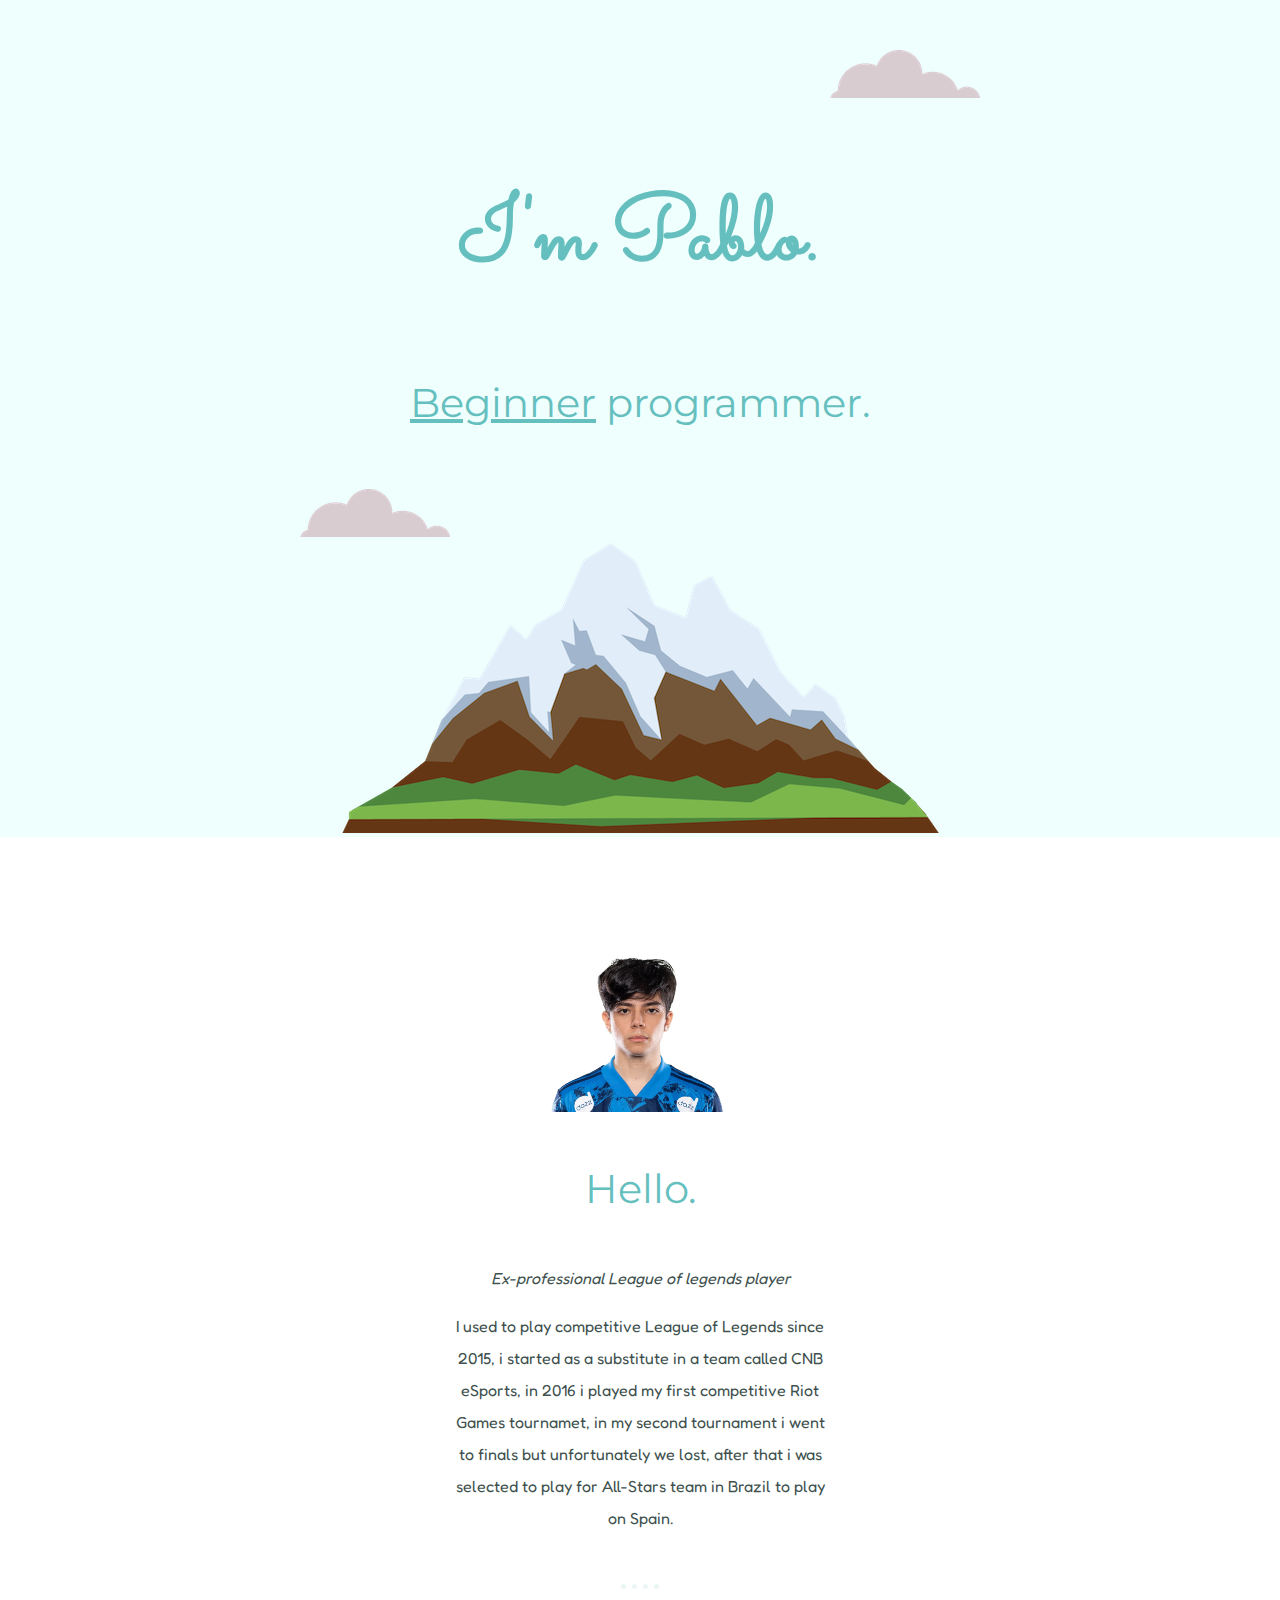
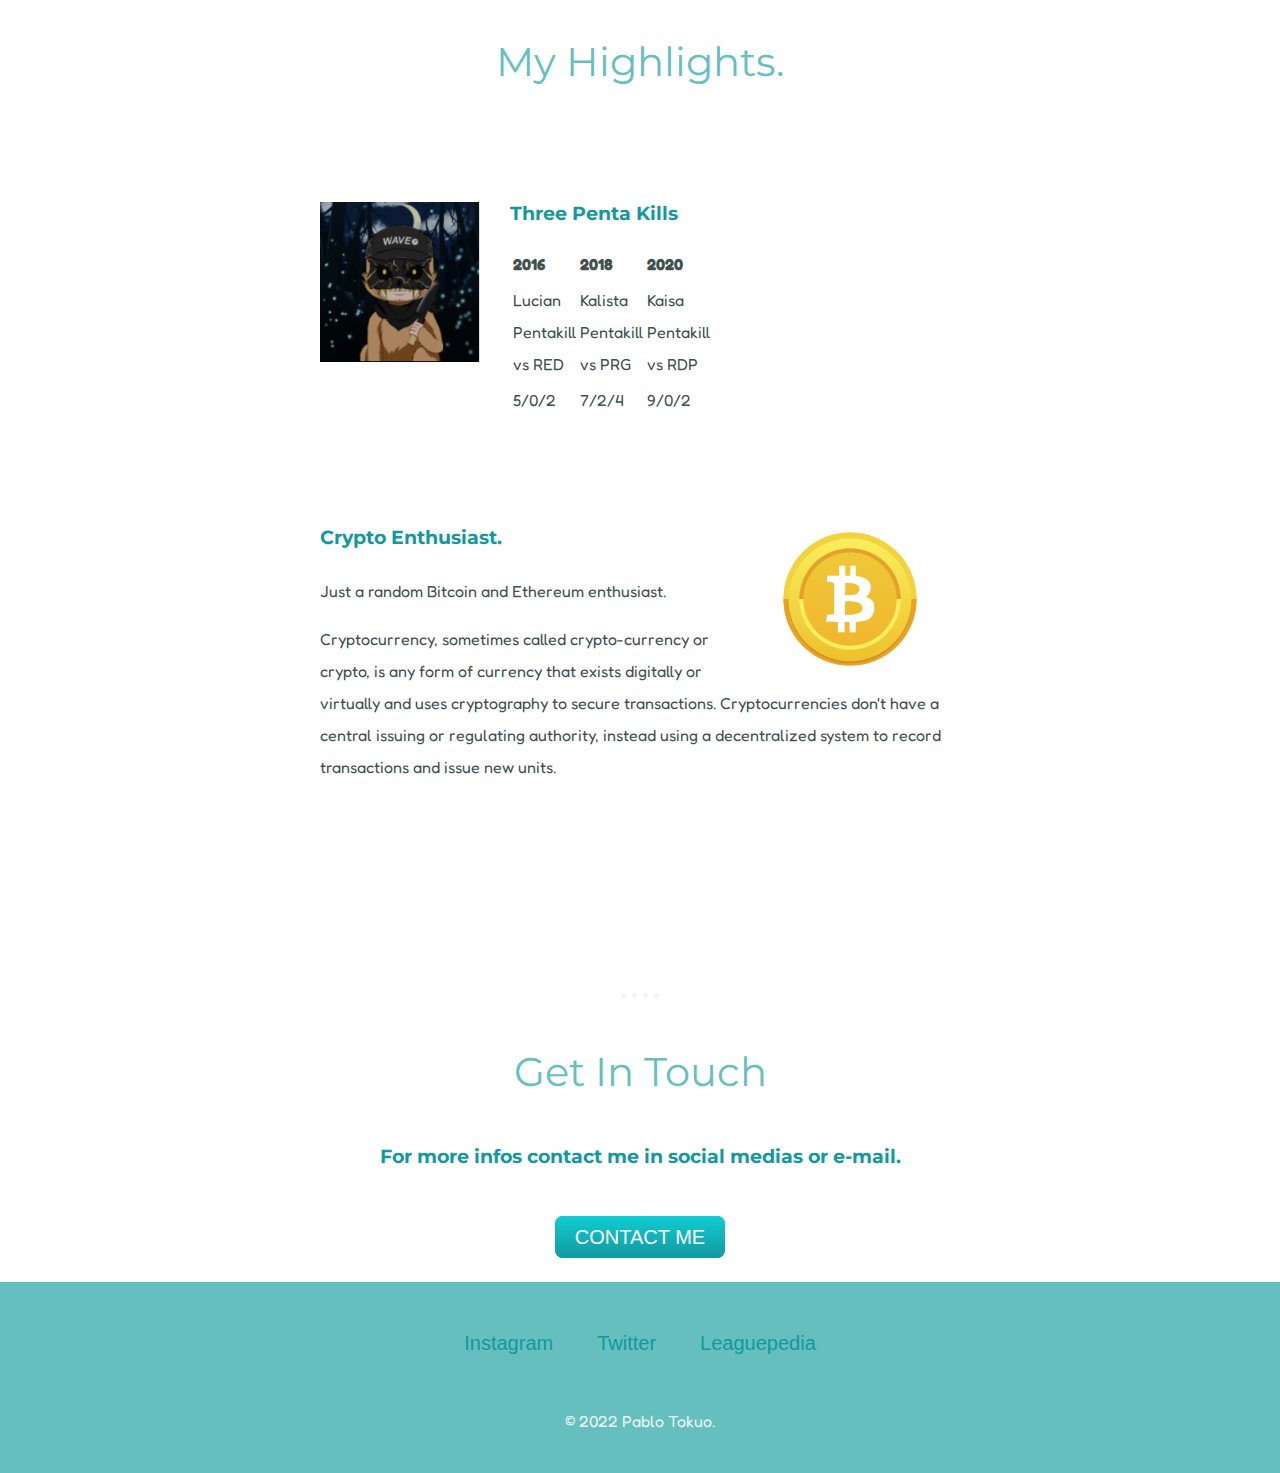
<file: CSS - My Site/index.html>
<!DOCTYPE html>
<html lang="en" dir="ltr">

<head>
  <meta charset="utf-8">
  <title>Pablo Tokuo</title>
  <link rel="stylesheet" href="css/style.css">
  <link rel="icon" href="favicon.ico">
  <link rel="preconnect" href="https://fonts.googleapis.com">
  <link rel="preconnect" href="https://fonts.gstatic.com" crossorigin>
  <link href="https://fonts.googleapis.com/css2?family=Fredoka&family=Merriweather&family=Montserrat&family=Sacramento&display=swap" rel="stylesheet">

</head>

<body>
  <div class="top-container">
    <!-- Box open -->
    <img class="top-cloud" src="images/cloud.png" alt="cloud-img">
    <h1>I'm Pablo.</h1>
    <h2><span class="beginner">Beginner</span> programmer.</h2>
    <img class="bottom-cloud" src="images/cloud.png" alt="cloud-img">
    <img src="images/mountain.png" alt="mountain-img">
  </div> <!-- Everything inside the box -->
  <div class="middle-container">
    <div class="profile">
      <img class="pbo" src="images/pboz.png" alt="">
      <h2>Hello.</h2>
      <p><em>Ex-professional League of legends player</em></p>
      <p class="eu">I used to play competitive League of Legends since 2015, i started as a substitute in a team called CNB eSports, in 2016 i played my first competitive Riot Games tournamet, in my second tournament i went to finals but
        unfortunately we lost,
        after that i was selected to play for All-Stars team in Brazil to play on Spain.</p>
    </div>
    <hr class="">
    <div class="highlights">
      <h2>My Highlights.</h2>
      <div class="highlights-row">
        <img class="dog" src="images/dog.png" alt="dog.png">
        <h3 class="penta">Three Penta Kills</h3><br>
        <table class="center">
          <tr>
            <th>2016</th>
            <th>2018</th>
            <th>2020</th>
          </tr>
          <tr>
            <td>Lucian Pentakill vs RED</td>
            <td>Kalista Pentakill vs PRG</td>
            <td>Kaisa Pentakill vs RDP</td>
          </tr>
          <tr>
            <td>5/0/2</td>
            <td>7/2/4</td>
            <td>9/0/2</td>
          </tr>
        </table>
      </div>
      <div class="enthusiast">
        <img class="crypto" src="images/bitcoin.png" alt="btc-png">
        <h3>Crypto Enthusiast.</h3>
        <p class="btc">Just a random Bitcoin and Ethereum enthusiast.</p>
        <p>Cryptocurrency, sometimes called crypto-currency or crypto, is any form of currency that exists digitally or virtually and uses cryptography to secure transactions. Cryptocurrencies don't have a central issuing or regulating authority,
          instead using a decentralized system to record transactions and issue new units.
        </p>
      </div>
      <br><br><br>
      <hr class="">
      <div class="contact-me">
        <h2>Get In Touch</h2>
        <h3>For more infos contact me in social medias or e-mail.</h3><br>
        <a class="email" href="mailto:contatopbo@hotmail.com" role="button">CONTACT ME</a>
      </div>
    </div>


    <div class="bottom-container">
      <a class="instagram" href="https://www.instagram.com/pbozinho">Instagram</a>
      <a class="twitter" href="https://twitter.com/pbozinho">Twitter</a>
      <a class="wiki" href="https://lol.fandom.com/wiki/PbO">Leaguepedia</a>
      <p class="final">© 2022 Pablo Tokuo.</p>
    </div>

</body>

</html>
</file>
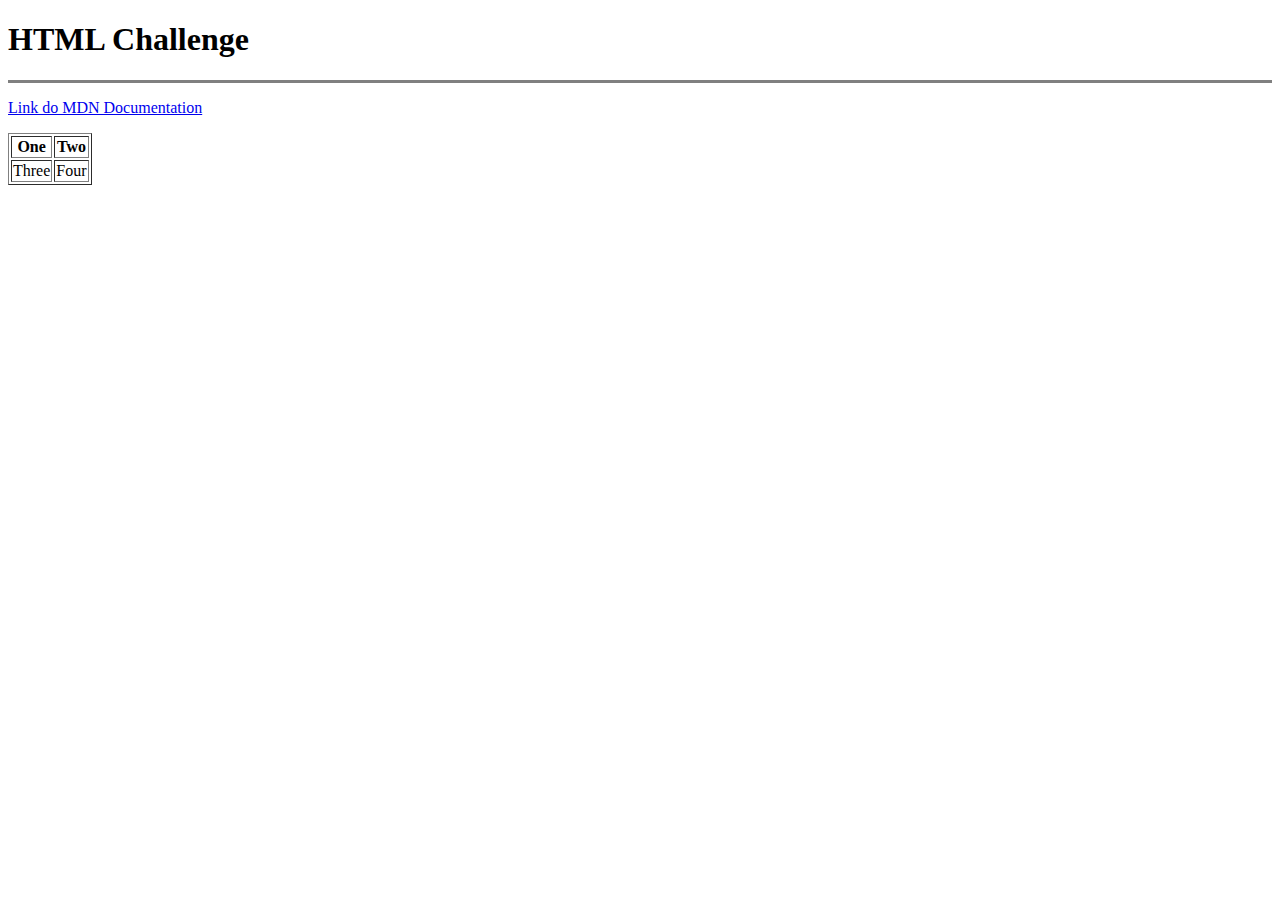
<file: Web Development/HTML CHALLENGE/index.html>
<!DOCTYPE html>
<html lang="en" dir="ltr">
  <head>
    <meta charset="utf-8">
    <title>HTML Challenge</title>
  </head>
  <body>
    <h1>HTML Challenge</h1>
    <hr size="3" noshade>
    <p><a href="https://developer.mozilla.org/en-US/">Link do MDN Documentation</a></p>
    <table border="1">
      <tr>
        <th>One</th>
        <th>Two</th>
      </tr>
      <tr>
        <td>Three</td>
        <td>Four</td>
      </tr>
    </table>



  </body>
</html>
</file>
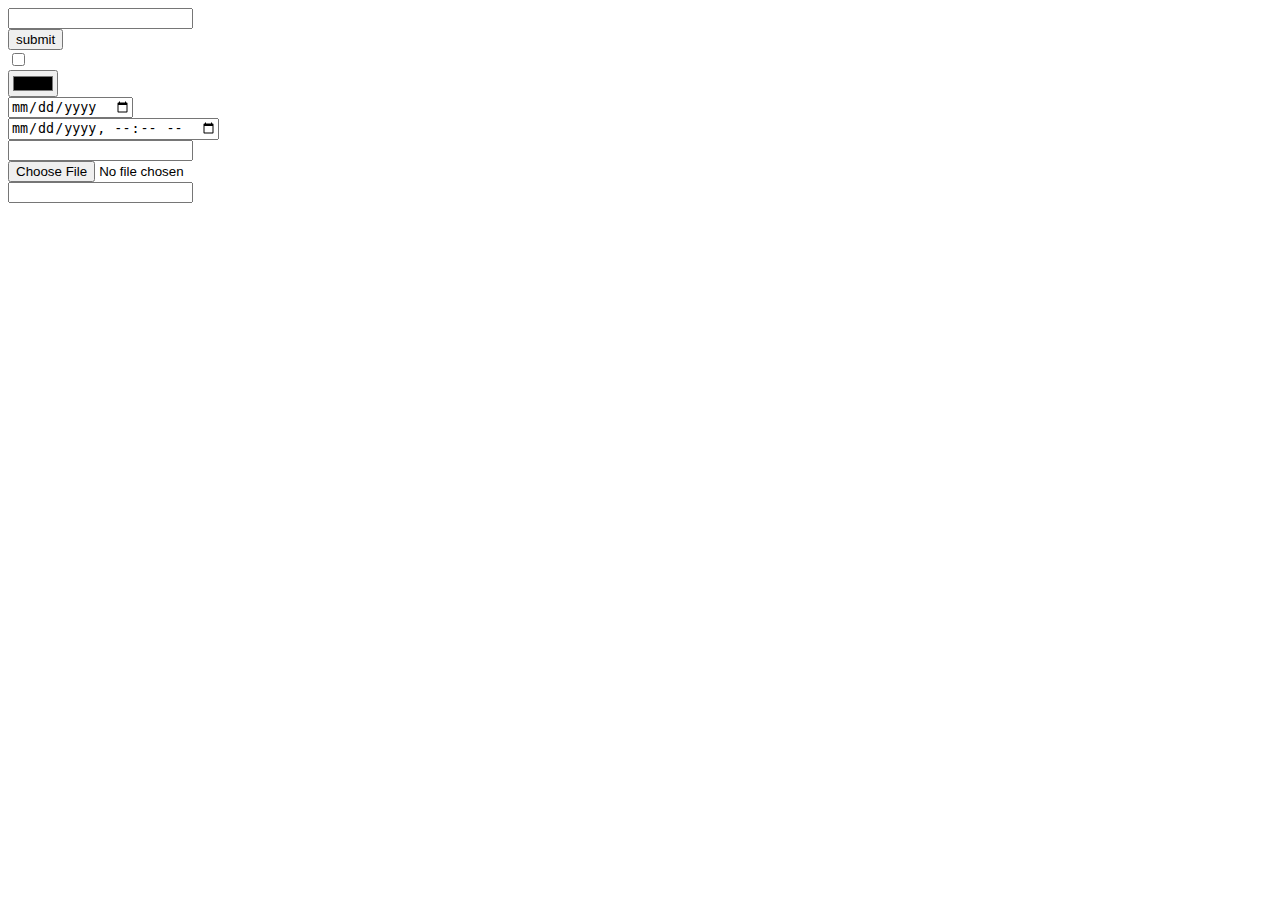
<file: Web Development/inputs.html>
<!DOCTYPE html>
<html lang="en" dir="ltr">
  <head>
    <meta charset="utf-8">
    <title>HTML Inputs</title>
  </head>
  <body>
    <form class="" action="inputs.html" method="post">
      <input type="text" name="" value="">
      <br>
      <input type="submit" name="" value="submit">
      <br>
      <input type="checkbox" name="" value="">
      <br>
      <input type="color" name="" value="">
      <br>
      <input type="date" name="" value="">
      <br>
      <input type="datetime-local" name="" value="">
      <br>
      <input type="email" name="" value="">
      <br>
      <input type="file" name="" value="">
      <br>
      <input type="password" name="" value="">


    </form>
  </body>
</html>
</file>
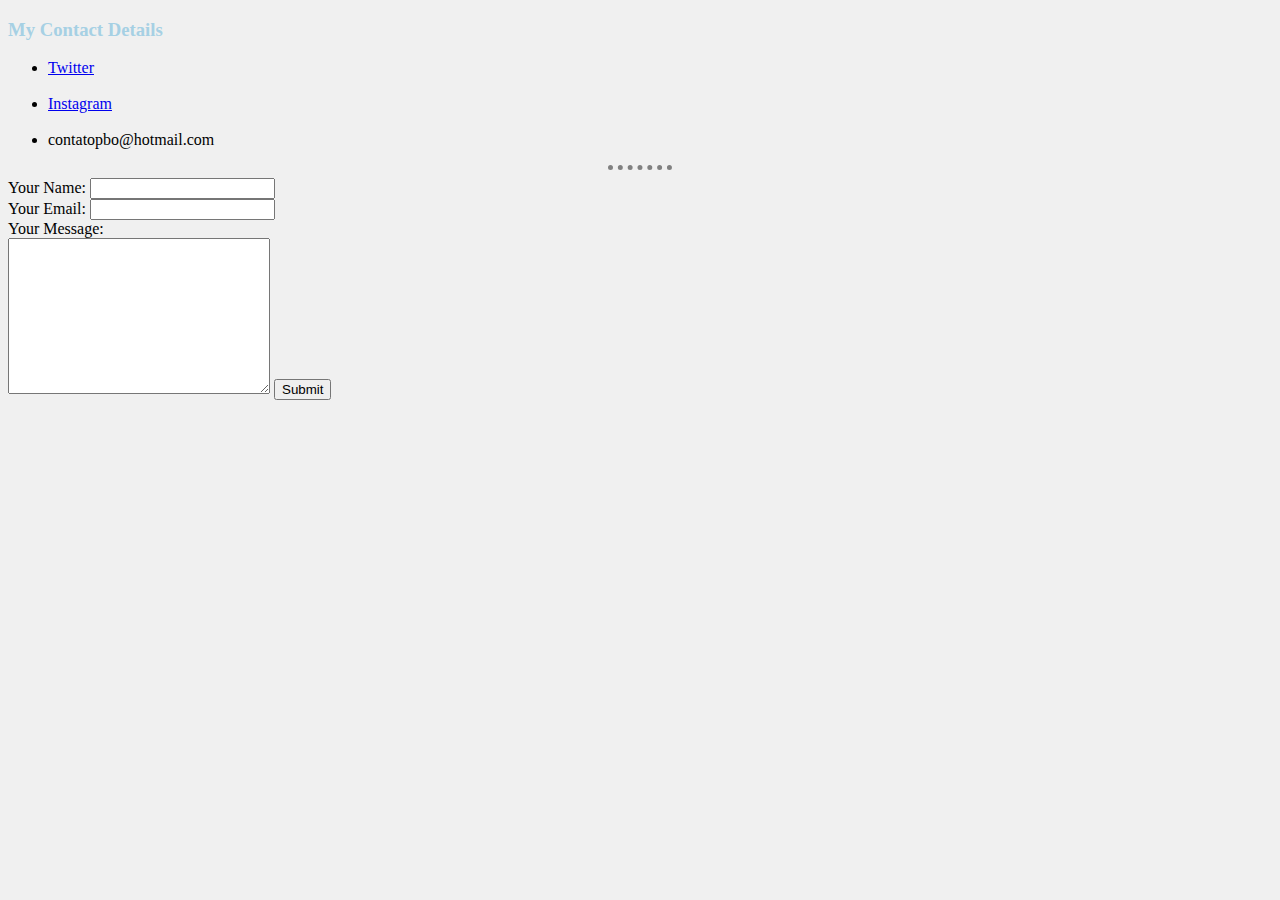
<file: Web Development/HTML - Personal Site/contact.html>
<!DOCTYPE html>
<html lang="en" dir="ltr">

<head>
  <meta charset="utf-8">
  <title>My Contact</title>
  <link rel="stylesheet" href="css/styles.css">
</head>

<body>
  <h3>My Contact Details</h3>
  <ul>
    <li><a href="https://twitter.com/pbozinho">Twitter</a></li>
    <br>
    <li><a href="https://www.instagram.com/pbozinho">Instagram</a></li>
    <br>
    <li>contatopbo@hotmail.com</li>
  </ul>
  <hr>
  <form action="mailto:pbo_1996@hotmail.com" method="post" enctype="text/plain">
    <label>Your Name:</label>
    <input type="text" name="yourName" value=""><br>
    <label>Your Email:</label>
    <input type="email" name="yourEmail" value=""><br>
    <label>Your Message:</label><br>
    <textarea name="yourMessage" rows="10" cols="30"></textarea>
    <input type="submit" name="">
  </form>
</body>

</html>
</file>
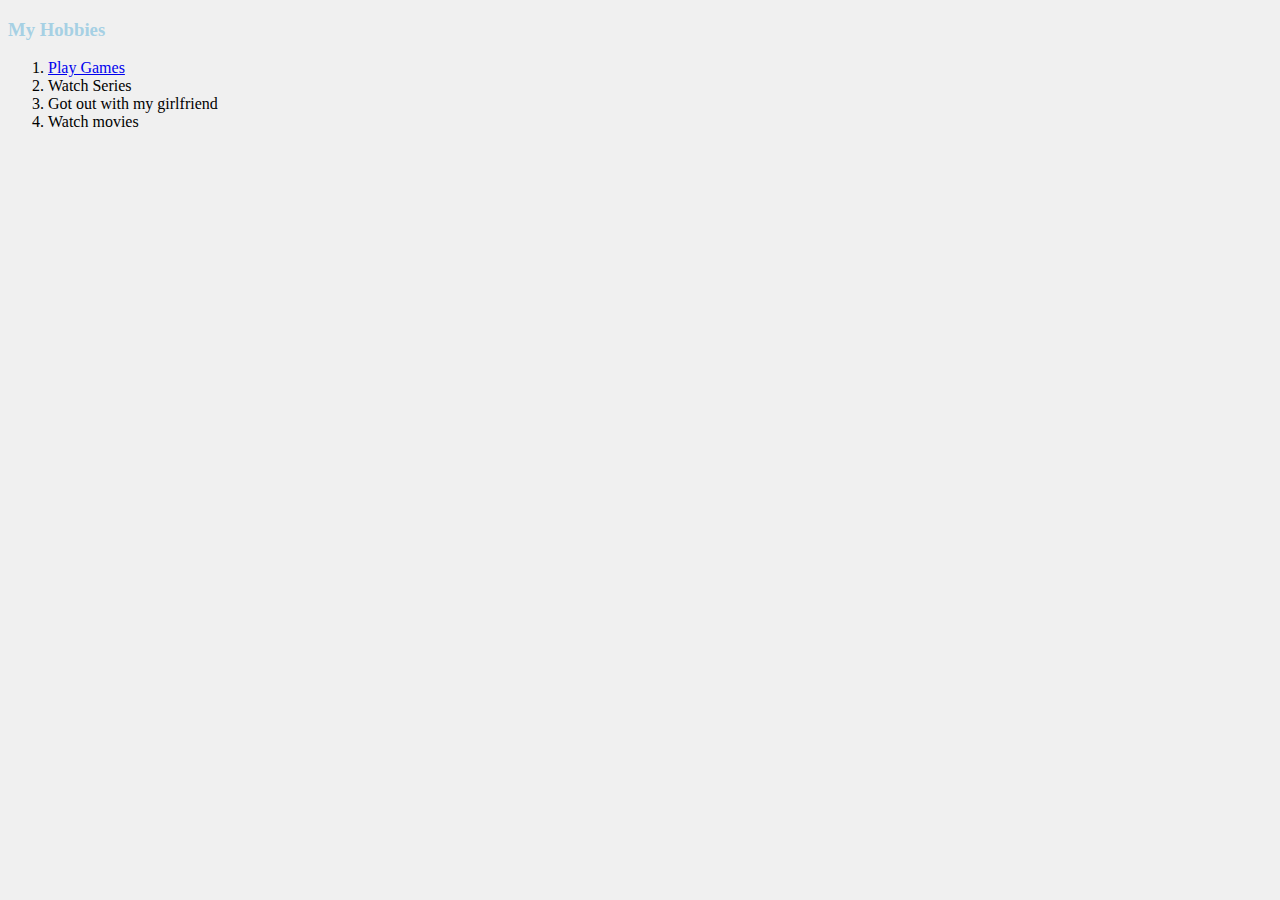
<file: Web Development/HTML - Personal Site/hobbies.html>
<!DOCTYPE html>
<html lang="en" dir="ltr">
  <head>
    <meta charset="utf-8">
    <title>My Hobbies</title>
    <link rel="stylesheet" href="css/styles.css">
  </head>
  <body>
    <h3>My Hobbies</h3>
    <ol>
      <li><a href="https://www.youtube.com/watch?v=tPjkn_c-Hz0">Play Games</a></li>
      <li>Watch Series</li>
      <li>Got out with my girlfriend</li>
      <li>Watch movies</li>
    </ol>
  </body>
</html>
</file>
<file: CSS - My Site/css/style.css>
body {
  margin: 0;
  text-align: center;
  font-family: 'Fredoka', sans-serif;
  color: #40514E;
}

h1 {
  margin: 50px auto 0 auto;
  font-family: 'Sacramento', cursive;
  font-size: 5.625rem;
  /*16px = 1em so 90px = 5.625*/
  color: #66BFBF;
  line-height: 2;
}

h2 {
  font-family: 'Montserrat', sans-serif;
  font-size: 2.5rem;
  /* 40px = 2.5rem*/
  color: #66BFBF;
  font-weight: normal;
  line-height: 2;
}

h3 {
  font-family: 'Montserrat', sans-serif;
  color: #11999E;
}

p {
  line-height: 2;
}

.middle-container {
  margin: 100px 0 0 0;
}

.top-container {
  background-color: #EFFFFD;
  position: relative;
  padding-top: 100px;
}

.center {
  margin-left: auto;
  margin-right: auto;
}

.beginner {
  display: inline-block;
  text-decoration: underline;
}

.top-cloud {
  position: absolute;
  right: 300px;
  top: 50px;
}

.bottom-cloud {
  position: absolute;
  left: 300px;
  bottom: 300px;
}

.footer-link {
  color: #11999E;
}

.pbo {
  margin-top: 20px;
  width: 15%;
}

.highlights-row {
  width: 50%;
  margin: 100px auto 100px auto;
  text-align: left;
}

.center {
  margin-right: 300px;
  line-height: 2;
}

.dog {
  padding-right: 30px;
  width: 25%;
  float: left;
}

.crypto {
  padding-right: 30px;
  width: 25%;
  float: right;
  margin-left: 30px;
}

.enthusiast {
  width: 50%;
  margin: 100px auto 100px auto;
  text-align: left;
  line-height: 2;
}

.penta {
  margin-bottom: 0;
}

hr {
  color: #EAF6F6;
  border-style: none;
  border-top-style: dotted;
  border-width: 5px;
  width: 3%;
  margin-top: 50px;
}

.bottom-container {
  margin-top: 15px;
  padding: 50px 0 20px 0;
  background-color: #66BFBF;
}

.final {
  margin-top: 50px;
  color: #EAF6F6;
}

.email {
  line-height: 3;
  background: #11cdd4;
  background-image: -webkit-linear-gradient(top, #11cdd4, #11999e);
  background-image: -moz-linear-gradient(top, #11cdd4, #11999e);
  background-image: -ms-linear-gradient(top, #11cdd4, #11999e);
  background-image: -o-linear-gradient(top, #11cdd4, #11999e);
  background-image: linear-gradient(to bottom, #11cdd4, #11999e);
  -webkit-border-radius: 8;
  -moz-border-radius: 8;
  border-radius: 8px;
  font-family: Arial;
  color: #ffffff;
  font-size: 20px;
  padding: 10px 20px 10px 20px;
  text-decoration: none;
}

.email:hover {
  background: #30e3cb;
  background-image: -webkit-linear-gradient(top, #30e3cb, #2bc4ad);
  background-image: -moz-linear-gradient(top, #30e3cb, #2bc4ad);
  background-image: -ms-linear-gradient(top, #30e3cb, #2bc4ad);
  background-image: -o-linear-gradient(top, #30e3cb, #2bc4ad);
  background-image: linear-gradient(to bottom, #30e3cb, #2bc4ad);
  text-decoration: none;
}

.instagram {
  -webkit-border-radius: 8;
-moz-border-radius: 8;
border-radius: 8px;
font-family: Arial;
color: #11999E;
font-size: 20px;
padding: 10px 20px 10px 20px;
text-decoration: none;
}

.twitter {
  -webkit-border-radius: 8;
-moz-border-radius: 8;
border-radius: 8px;
font-family: Arial;
color: #11999E;
font-size: 20px;
padding: 10px 20px 10px 20px;
text-decoration: none;
}

.wiki {
  -webkit-border-radius: 8;
-moz-border-radius: 8;
border-radius: 8px;
font-family: Arial;
color: #11999E;
font-size: 20px;
padding: 10px 20px 10px 20px;
text-decoration: none;
}

.eu {
  width: 30%;
  margin: auto;
}
</file>
<file: Web Development/HTML - Personal Site/css/styles.css>
body {
  background-color: #F0F0F0;
}

hr {
  border-style: none;
  border-top-style: dotted;
  border-color: grey;
  border-width: 5px;
  width: 5%;
}

h1 {
  color: #A6D0E4;
  
}

h3 {
  color: #A6D0E4;
}
</file>
